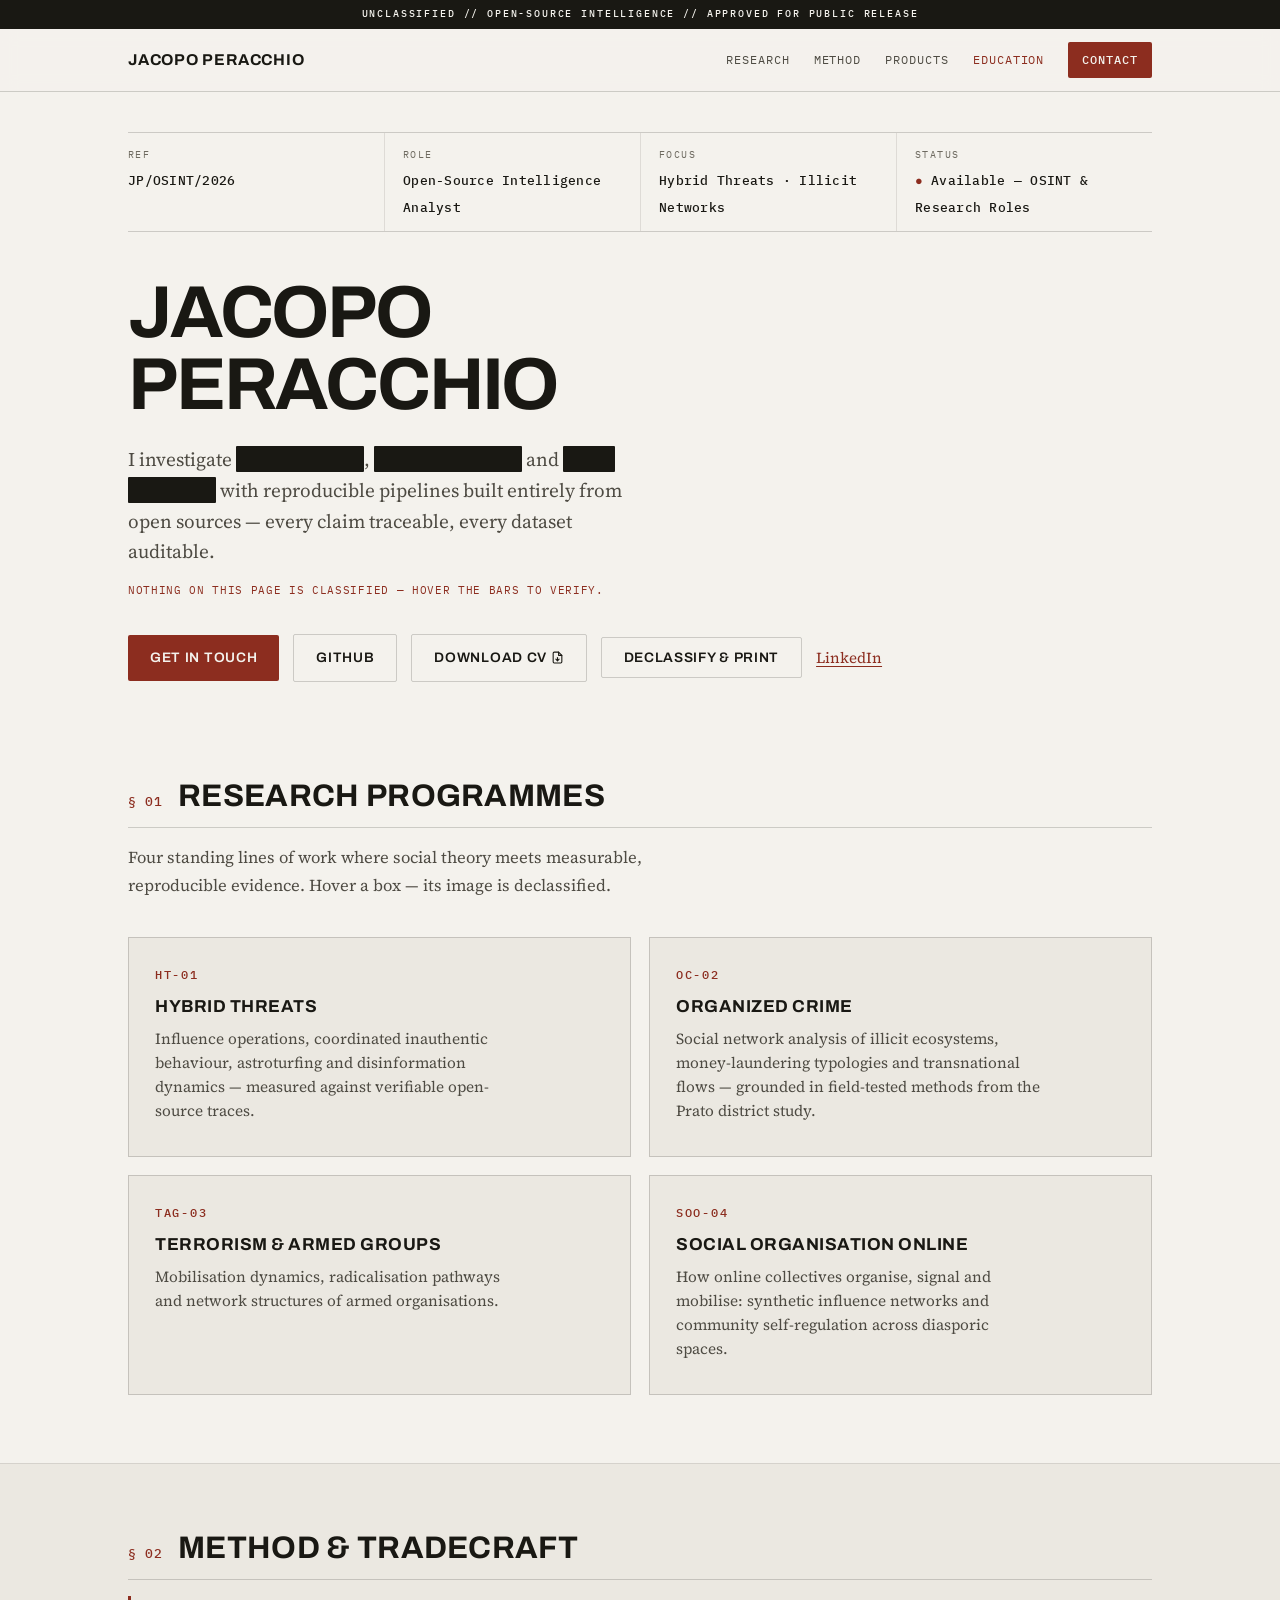
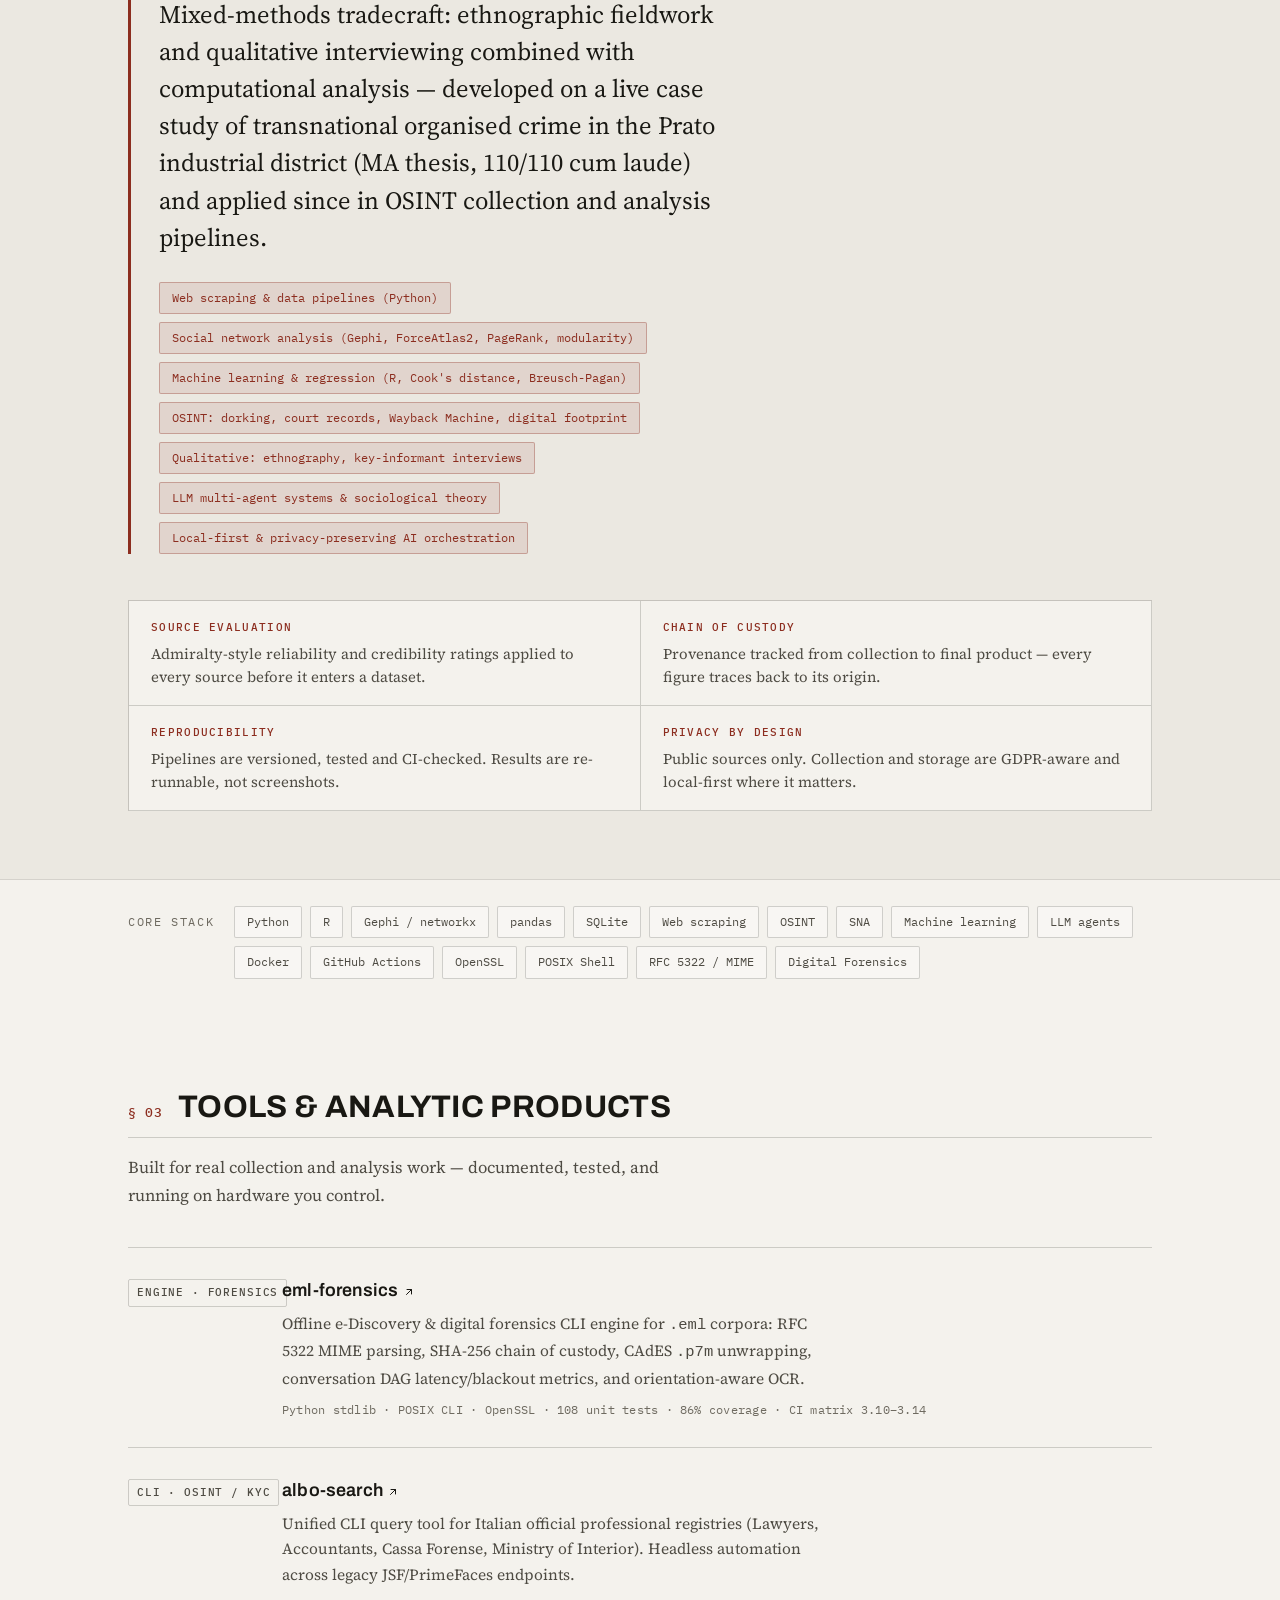
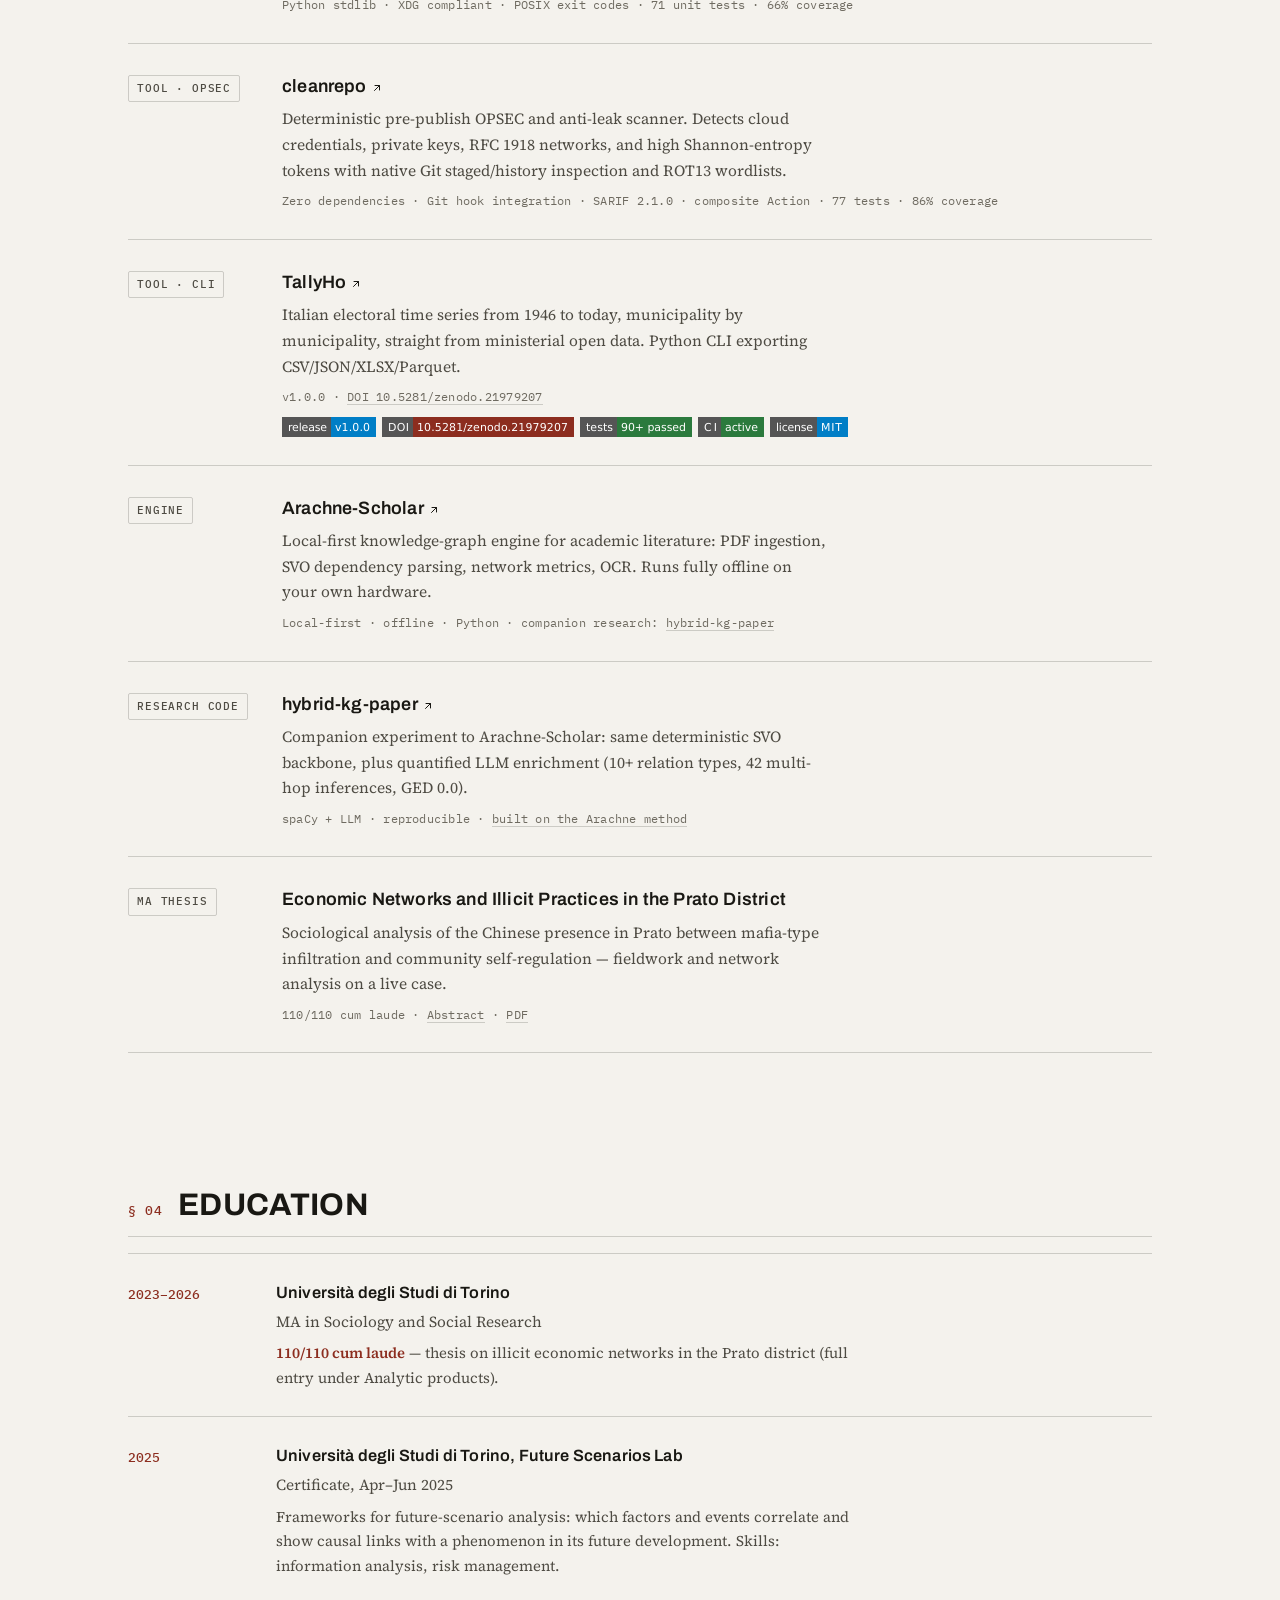
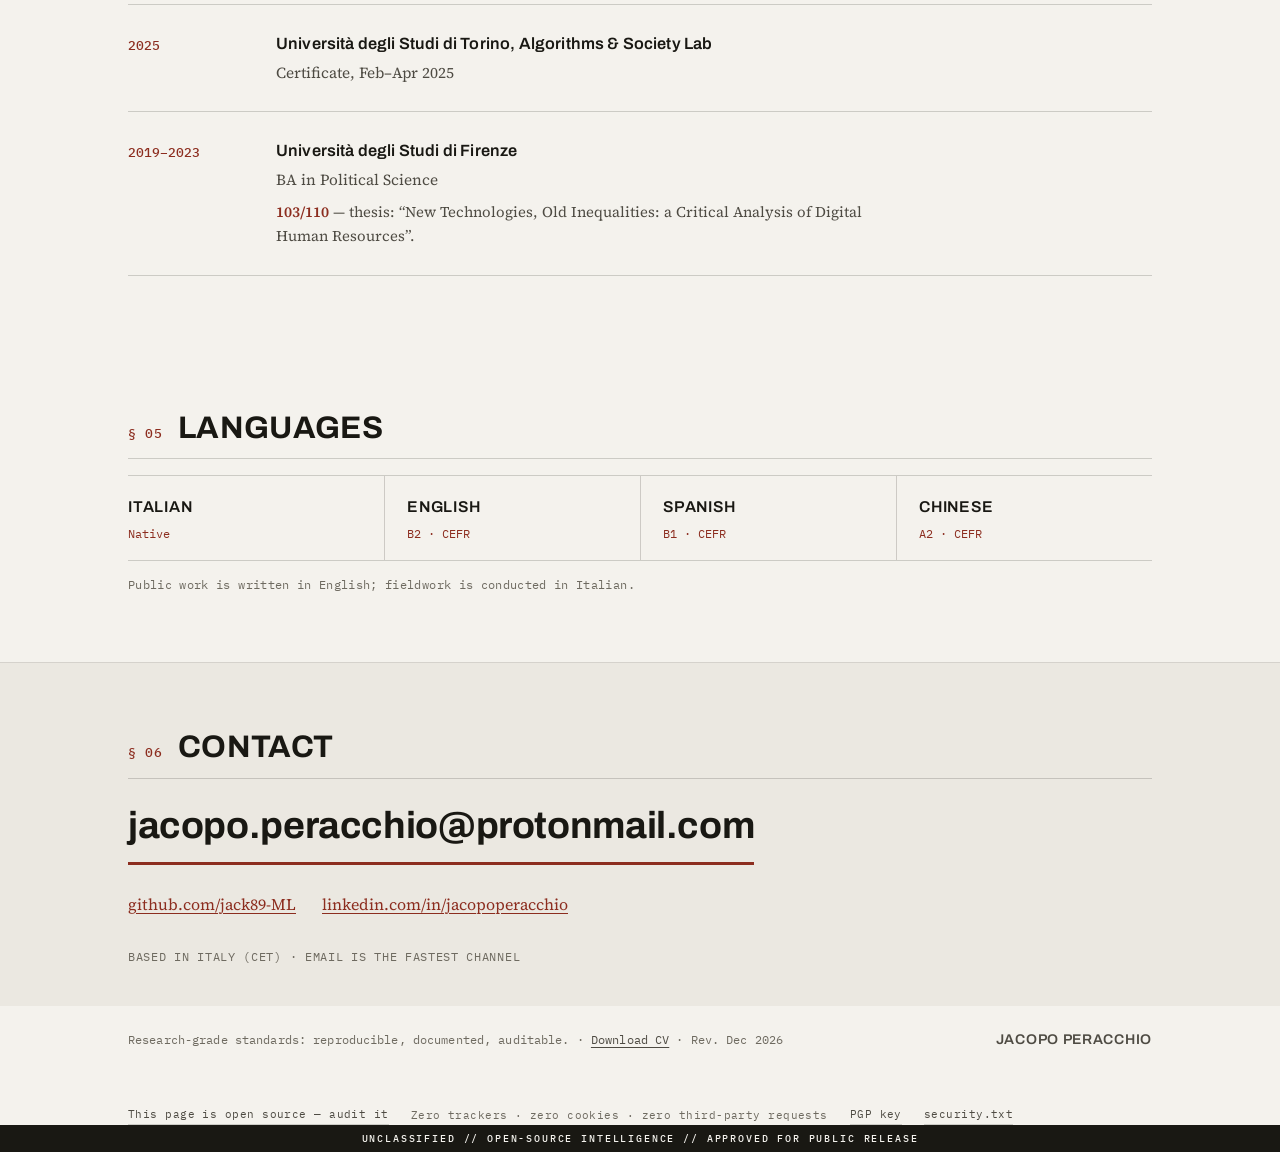
<file: index.html>
<!DOCTYPE html>
<html lang="en">
<head>
<meta charset="UTF-8">
<meta name="viewport" content="width=device-width, initial-scale=1.0">
<title>Jacopo Peracchio — Open-Source Intelligence Analyst &amp; Computational Social Scientist</title>
<meta name="description" content="OSINT analyst and computational social scientist. Collection and analysis pipelines for hybrid threats, organized crime and illicit networks — reproducible, documented, auditable. Open to OSINT & research roles.">
<link rel="canonical" href="https://jack89-ml.github.io/">
<meta property="og:url" content="https://jack89-ml.github.io/">
<meta property="og:title" content="Jacopo Peracchio — Open-Source Intelligence Analyst">
<meta property="og:description" content="Reproducible OSINT and computational social science: pipelines for hybrid threats, organized crime and illicit networks.">
<meta property="og:image" content="https://jack89-ml.github.io/assets/gephi_prato_graph.jpg">
<meta property="og:type" content="website">
<link rel="icon" href="data:image/svg+xml,<svg xmlns='http://www.w3.org/2000/svg' viewBox='0 0 16 16'><rect width='16' height='16' rx='3' fill='%23f4f2ed'/><rect x='3' y='6.5' width='10' height='3' fill='%23191813'/><rect x='5' y='11' width='6' height='1.5' fill='%238c2d1f'/></svg>">
<link rel="stylesheet" href="assets/fonts/fonts-local.css">
<script type="application/ld+json">
{
  "@context": "https://schema.org",
  "@type": "Person",
  "name": "Jacopo Peracchio",
  "email": "mailto:jacopo.peracchio@protonmail.com",
  "url": "https://jack89-ml.github.io/",
  "jobTitle": "Open-Source Intelligence Analyst",
  "description": "OSINT analyst and computational social scientist: collection and analysis pipelines for hybrid threats, organized crime and illicit networks.",
  "knowsLanguage": ["it", "en", "es", "zh"],
  "nationality": {"@type": "Country", "name": "Italy"},
  "alumniOf": [
    {"@type": "CollegeOrUniversity", "name": "Università degli Studi di Torino"},
    {"@type": "CollegeOrUniversity", "name": "Università degli Studi di Firenze"}
  ],
  "sameAs": [
    "https://github.com/jack89-ML",
    "https://www.linkedin.com/in/jacopoperacchio/"
  ]
}
</script>
<script>document.documentElement.classList.add('js');</script>
<style>
  /* ===== Intelligence-assessment document system =====
     The page is typeset like an analytic product approved for public
     release: classification banner, document-control header, mono
     control data, grotesque display, report-serif prose.
     Signature: redaction bars in the hero that unredact on hover. */
  :root {
    --paper: #f4f2ed;
    --panel: #ebe8e1;
    --ink: #191813;
    --ink-2: #4e4b43;
    --ink-3: #6e6a60;
    --ox: #8c2d1f;
    --ox-deep: #6e2318;
    --ox-soft: rgba(140, 45, 31, 0.10);
    --line: rgba(25, 24, 19, 0.18);
    --line-soft: rgba(25, 24, 19, 0.10);
    --disp: 'Archivo', 'Helvetica Neue', Arial, sans-serif;
    --serif: 'Source Serif 4', Georgia, 'Times New Roman', serif;
    --mono: 'IBM Plex Mono', ui-monospace, 'SF Mono', Menlo, monospace;
    --maxw: 1080px;
  }
  * { margin: 0; padding: 0; box-sizing: border-box; }
  html { scroll-behavior: smooth; }
  body {
    background: var(--paper);
    color: var(--ink);
    font-family: var(--serif);
    font-size: 16px;
    line-height: 1.65;
    -webkit-font-smoothing: antialiased;
    text-rendering: optimizeLegibility;
  }
  ::selection { background: var(--ox); color: var(--paper); }
  .container { max-width: var(--maxw); margin: 0 auto; padding: 0 28px; }
  a { color: var(--ox); text-decoration-thickness: 1px; text-underline-offset: 3px; }
  a:hover { color: var(--ox-deep); }
  a:focus-visible, .redact:focus-visible { outline: 2px solid var(--ox); outline-offset: 3px; border-radius: 2px; }
  .ico { vertical-align: -2px; display: inline-block; }

  /* ===== Classification banner ===== */
  .banner {
    background: var(--ink); color: var(--paper);
    font-family: var(--mono); font-size: 0.64rem; font-weight: 500;
    letter-spacing: 0.18em; text-transform: uppercase;
    text-align: center; padding: 6px 12px;
  }

  /* ===== Header ===== */
  .site-header {
    position: sticky; top: 0; z-index: 50;
    background: rgba(244, 242, 237, 0.93);
    backdrop-filter: blur(8px);
    border-bottom: 1px solid var(--line);
  }
  .nav { display: flex; align-items: center; justify-content: space-between; height: 62px; }
  .brand {
    font-family: var(--disp); font-weight: 700; font-size: 0.98rem;
    letter-spacing: 0.05em; text-transform: uppercase;
    color: var(--ink); text-decoration: none;
  }
  .brand:hover { color: var(--ink); }
  .nav-links { display: flex; align-items: center; gap: 24px; }
  .nav-links a {
    font-family: var(--mono); font-size: 0.74rem; letter-spacing: 0.08em;
    text-transform: uppercase; color: var(--ink-2); text-decoration: none;
  }
  .nav-links a:hover { color: var(--ox); }
  .nav-links a.active { color: var(--ox); }
  .nav-links .nav-cta {
    font-family: var(--mono); font-size: 0.74rem; font-weight: 500;
    letter-spacing: 0.08em; text-transform: uppercase;
    color: var(--paper); background: var(--ox); text-decoration: none;
    padding: 8px 14px; border-radius: 2px;
    transition: background 0.15s ease;
  }
  .nav-links .nav-cta:hover { background: var(--ox-deep); color: var(--paper); }

  /* ===== Hero: document-control block ===== */
  .hero { padding: 40px 0 30px; }
  .doc-meta {
    display: grid; grid-template-columns: repeat(4, 1fr);
    border-top: 1px solid var(--line); border-bottom: 1px solid var(--line);
    margin-bottom: 44px;
  }
  .doc-meta .cell { padding: 14px 18px 12px; border-left: 1px solid var(--line-soft); }
  .doc-meta .cell:first-child { border-left: none; padding-left: 0; }
  .doc-meta .k {
    font-family: var(--mono); font-size: 0.62rem; letter-spacing: 0.14em;
    text-transform: uppercase; color: var(--ink-3); display: block; margin-bottom: 3px;
  }
  .doc-meta .v {
    font-family: var(--mono); font-size: 0.8rem; font-weight: 500;
    color: var(--ink); letter-spacing: 0.02em;
  }
  .doc-meta .v .ok { color: var(--ox); }
  .hero-grid { display: grid; grid-template-columns: 1fr; gap: 56px; align-items: start; width: 100%; }
  .hero h1 {
    font-family: var(--disp); font-weight: 700; text-transform: uppercase;
    letter-spacing: -0.03em; line-height: 0.98;
    font-size: clamp(2.5rem, 6.4vw, 4.6rem);
    margin-bottom: 24px; color: var(--ink);
  }
  .hero .lead { font-size: 1.2rem; line-height: 1.6; color: var(--ink-2); max-width: 52ch; margin-bottom: 14px; }
  .redact {
    background: var(--ink); color: transparent;
    padding: 0 0.18em; border-radius: 1px;
    box-decoration-break: clone; -webkit-box-decoration-break: clone;
    transition: background-color 0.18s ease, color 0.18s ease;
  }
  .redact:hover, .redact:focus-visible, .redact.open {
    background: var(--ox-soft); color: var(--ink);
  }
  .declass-note {
    font-family: var(--mono); font-size: 0.7rem; letter-spacing: 0.06em;
    text-transform: uppercase; color: var(--ox); margin-bottom: 34px;
  }
  .hero-cta { display: flex; align-items: center; gap: 14px; flex-wrap: wrap; }
  .btn {
    display: inline-block; font-family: var(--disp); font-weight: 600;
    font-size: 0.86rem; letter-spacing: 0.05em; text-transform: uppercase;
    padding: 12px 22px; border-radius: 2px; text-decoration: none; cursor: pointer;
    transition: background 0.15s ease, border-color 0.15s ease, color 0.15s ease;
  }
  .btn-primary { background: var(--ox); color: var(--paper); }
  .btn-primary:hover { background: var(--ox-deep); color: var(--paper); }
  .btn-ghost { background: transparent; color: var(--ink); border: 1px solid var(--line); }
  .btn-ghost:hover { border-color: var(--ox); color: var(--ox); }
  .link-inline { font-size: 0.95rem; font-weight: 500; }
  /* hero: no figure — the plate now lives in the Research Programmes viewer */

  /* ===== Sections ===== */
  .sec { padding: 68px 0; }
  .sec-head {
    display: flex; align-items: baseline; gap: 16px;
    border-bottom: 1px solid var(--line); padding-bottom: 14px; margin-bottom: 16px;
  }
  .sec-ref { font-family: var(--mono); font-size: 0.82rem; font-weight: 500; color: var(--ox); letter-spacing: 0.04em; }
  .sec-head h2 {
    font-family: var(--disp); font-weight: 700; text-transform: uppercase;
    letter-spacing: 0.01em; line-height: 1.05; color: var(--ink);
    font-size: clamp(1.35rem, 2.6vw, 1.95rem);
  }
  .sec-note { color: var(--ink-2); max-width: 64ch; margin-bottom: 38px; font-size: 1.04rem; }

  /* ===== Research programmes: 2x2 grid, image appears on hover ===== */
  .ri-grid { display: grid; grid-template-columns: 1fr 1fr; gap: 18px; }
  .ri-card {
    position: relative; z-index: 1; overflow: hidden;
    background: var(--panel); border: 1px solid var(--line);
    padding: 26px 26px 24px; min-height: 220px;
    display: flex; flex-direction: column;
    transition: transform 0.25s ease, box-shadow 0.25s ease, border-color 0.25s ease;
  }
  .ri-img {
    position: absolute; inset: 0; z-index: 0; width: 100%; height: 100%;
    object-fit: cover; filter: grayscale(0.3) sepia(0.08) contrast(1.03);
    opacity: 0; transform: scale(1.06);
    transition: opacity 0.35s ease, transform 0.5s ease;
  }
  .ri-tint {
    position: absolute; inset: 0; z-index: 1;
    background: linear-gradient(160deg, rgba(110, 35, 24, 0.86), rgba(25, 24, 19, 0.84));
    opacity: 0; transition: opacity 0.35s ease;
  }
  .ri-card > .ri-code, .ri-card > h3, .ri-card > .ri-desc { position: relative; z-index: 2; }
  .ri-card .ri-code {
    font-family: var(--mono); font-size: 0.78rem; font-weight: 500;
    letter-spacing: 0.14em; color: var(--ox); margin-bottom: 12px;
    transition: color 0.3s ease;
  }
  .ri-card h3 {
    font-family: var(--disp); font-weight: 700; text-transform: uppercase;
    letter-spacing: 0.03em; font-size: 1.08rem; line-height: 1.2;
    color: var(--ink); transition: color 0.3s ease;
  }
  .ri-card .ri-desc {
    color: var(--ink-2); font-size: 0.96rem; line-height: 1.55;
    margin-top: 10px; max-width: 46ch; transition: color 0.3s ease;
  }
  .ri-card:hover, .ri-card:focus-within, .ri-card.open {
    transform: scale(1.04); z-index: 3; border-color: var(--ox-deep);
    box-shadow: 0 16px 40px rgba(25, 24, 19, 0.22);
  }
  .ri-card:hover .ri-img, .ri-card:focus-within .ri-img, .ri-card.open .ri-img { opacity: 1; transform: scale(1); }
  .ri-card:hover .ri-tint, .ri-card:focus-within .ri-tint, .ri-card.open .ri-tint { opacity: 1; }
  .ri-card:hover .ri-code, .ri-card:focus-within .ri-code, .ri-card.open .ri-code { color: rgba(244, 242, 237, 0.72); }
  .ri-card:hover h3, .ri-card:focus-within h3, .ri-card.open h3 { color: var(--paper); }
  .ri-card:hover .ri-desc, .ri-card:focus-within .ri-desc, .ri-card.open .ri-desc { color: rgba(244, 242, 237, 0.9); }

  /* ===== Method & tradecraft ===== */
  .method { background: var(--panel); border-top: 1px solid var(--line-soft); border-bottom: 1px solid var(--line-soft); }
  .method-block { border-left: 3px solid var(--ox); padding-left: 28px; max-width: 76ch; }
  .method-block > p {
    font-family: var(--serif); font-size: clamp(1.25rem, 2.3vw, 1.55rem); line-height: 1.5;
    color: var(--ink);
  }
  .chips { margin-top: 26px; display: flex; flex-wrap: wrap; gap: 8px; }
  .chip-accent {
    font-family: var(--mono); font-size: 0.76rem; color: var(--ox);
    padding: 5px 12px; border-radius: 2px; border: 1px solid rgba(140, 45, 31, 0.32); background: var(--ox-soft);
  }
  .standards {
    margin-top: 46px; display: grid; grid-template-columns: repeat(2, 1fr);
    border-top: 1px solid var(--line); border-left: 1px solid var(--line);
  }
  .standards .cell { border-right: 1px solid var(--line); border-bottom: 1px solid var(--line); padding: 18px 22px 16px; background: var(--paper); }
  .standards .k {
    font-family: var(--mono); font-size: 0.68rem; font-weight: 500; letter-spacing: 0.12em;
    text-transform: uppercase; color: var(--ox); display: block; margin-bottom: 6px;
  }
  .standards p { font-size: 0.93rem; color: var(--ink-2); line-height: 1.55; }

  /* ===== Stack strip ===== */
  .stack { padding: 26px 0 44px; }
  .stack-inner { display: flex; align-items: baseline; gap: 20px; }
  .stack-label {
    font-family: var(--mono); font-size: 0.72rem; text-transform: uppercase;
    letter-spacing: 0.14em; color: var(--ink-3); white-space: nowrap; flex-shrink: 0;
  }
  .stack-list { list-style: none; display: flex; flex-wrap: wrap; gap: 8px; }
  .chip {
    font-family: var(--mono); font-size: 0.76rem; color: var(--ink-2);
    padding: 5px 12px; border-radius: 2px; border: 1px solid var(--line); background: rgba(255, 255, 255, 0.35);
  }

  /* ===== Products register ===== */
  .proj-list { list-style: none; border-top: 1px solid var(--line); }
  .proj { display: grid; grid-template-columns: 128px 1fr; gap: 26px; padding: 28px 0; border-bottom: 1px solid var(--line); }
  .proj-tag {
    font-family: var(--mono); font-size: 0.66rem; font-weight: 500; letter-spacing: 0.08em;
    text-transform: uppercase; color: var(--ink-2);
    border: 1px solid var(--line); border-radius: 2px; padding: 4px 8px;
    justify-self: start; align-self: start; margin-top: 3px; white-space: nowrap;
  }
  .proj h3 { font-family: var(--disp); font-weight: 600; font-size: 1.12rem; letter-spacing: 0.01em; margin-bottom: 5px; }
  .proj h3 a { color: var(--ink); text-decoration: none; }
  .proj h3 a:hover { color: var(--ox); }
  .proj .desc { color: var(--ink-2); font-size: 0.97rem; max-width: 68ch; }
  .proj .meta { font-family: var(--mono); font-size: 0.74rem; color: var(--ink-3); margin-top: 8px; letter-spacing: 0.02em; }
  .proj .meta a { color: var(--ink-3); text-decoration: none; border-bottom: 1px solid var(--line); }
  .proj .meta a:hover { color: var(--ox); border-color: var(--ox); }
  .badges { display: flex; flex-wrap: wrap; gap: 6px; margin-top: 10px; align-items: center; }
  .badges img { display: block; height: 20px; width: auto; }
  .badges .badge-note { font-family: var(--mono); font-size: 0.66rem; color: var(--ink-3); letter-spacing: 0.03em; }

  /* ===== Education ===== */
  .edu-list { border-top: 1px solid var(--line); }
  .edu { display: grid; grid-template-columns: 120px 1fr; gap: 28px; padding: 26px 0; border-bottom: 1px solid var(--line); }
  .edu .years { font-family: var(--mono); font-size: 0.82rem; color: var(--ox); font-weight: 500; padding-top: 4px; }
  .edu h3 { font-family: var(--disp); font-weight: 600; font-size: 1.02rem; letter-spacing: 0.01em; color: var(--ink); }
  .edu .sub { color: var(--ink-2); font-size: 0.96rem; margin-top: 2px; }
  .edu .detail { color: var(--ink-2); font-size: 0.93rem; margin-top: 7px; max-width: 74ch; }
  .edu .grade { color: var(--ox); font-weight: 600; }

  /* ===== Languages ===== */
  .lang { display: grid; grid-template-columns: repeat(4, 1fr); border-top: 1px solid var(--line); border-bottom: 1px solid var(--line); }
  .lang .cell { border-left: 1px solid var(--line); padding: 18px 22px 16px; }
  .lang .cell:first-child { border-left: none; padding-left: 0; }
  .lang h3 { font-family: var(--disp); font-weight: 600; font-size: 0.98rem; text-transform: uppercase; letter-spacing: 0.05em; color: var(--ink); }
  .lang .lvl { font-family: var(--mono); font-size: 0.78rem; color: var(--ox); margin-top: 3px; }
  .lang-note { font-family: var(--mono); font-size: 0.72rem; color: var(--ink-3); letter-spacing: 0.03em; margin-top: 14px; }

  /* ===== Contact ===== */
  .contact { background: var(--panel); border-top: 1px solid var(--line-soft); padding-bottom: 40px; }
  .contact-email {
    font-family: var(--disp); font-weight: 700; letter-spacing: -0.01em;
    font-size: clamp(1.45rem, 3.2vw, 2.35rem);
    color: var(--ink); text-decoration: none; border-bottom: 3px solid var(--ox);
    padding-bottom: 5px; display: inline-block;
  }
  .contact-email:hover { color: var(--ox); }
  .contact-secondary { margin-top: 26px; display: flex; gap: 26px; flex-wrap: wrap; }
  .contact-secondary a { font-size: 1.0rem; font-weight: 500; }
  .contact-note { font-family: var(--mono); font-size: 0.72rem; letter-spacing: 0.06em; text-transform: uppercase; color: var(--ink-3); margin-top: 30px; }

  /* ===== Footer ===== */
  .footer-inner { display: flex; align-items: center; justify-content: space-between; gap: 16px; flex-wrap: wrap; padding: 22px 0 40px; }
  .footer-line { font-family: var(--mono); font-size: 0.76rem; color: var(--ink-3); letter-spacing: 0.01em; }
  .footer-link { color: var(--ink-2); text-decoration: underline; }
  .footer-link:hover { color: var(--ox); }
  .footer-name { font-family: var(--disp); font-weight: 600; font-size: 0.88rem; text-transform: uppercase; letter-spacing: 0.05em; color: var(--ink-2); }
  .footer-meta {
    margin-top: 14px; display: flex; flex-wrap: wrap; gap: 8px 22px; align-items: center;
    font-family: var(--mono); font-size: 0.7rem; letter-spacing: 0.04em; color: var(--ink-3);
  }
  .footer-meta a { color: var(--ink-2); text-decoration: none; border-bottom: 1px solid var(--line); }
  .footer-meta a:hover { color: var(--ox); border-color: var(--ox); }

  /* ===== Reveal (one-time fade-in, progressive enhancement) ===== */
  html.js .reveal { opacity: 0; transform: translateY(14px); transition: opacity 0.55s ease, transform 0.55s ease; }
  html.js .reveal.in { opacity: 1; transform: none; }
  html.js .hero .rise { opacity: 0; transform: translateY(12px); animation: rise 0.6s ease forwards; }
  html.js .hero .rise-1 { animation-delay: 0.05s; }
  html.js .hero .rise-2 { animation-delay: 0.15s; }
  html.js .hero .rise-3 { animation-delay: 0.25s; }
  html.js .hero .rise-4 { animation-delay: 0.35s; }
  @keyframes rise { to { opacity: 1; transform: none; } }

  @media (prefers-reduced-motion: reduce) {
    * { transition: none !important; animation: none !important; scroll-behavior: auto !important; }
    html.js .reveal { opacity: 1 !important; transform: none !important; }
    html.js .hero .rise { opacity: 1 !important; transform: none !important; }
    .redact { transition: none; }
  }

  /* ===== Responsive ===== */
  @media (max-width: 880px) {
    .doc-meta { grid-template-columns: repeat(2, 1fr); }
    .doc-meta .cell { border-top: 1px solid var(--line-soft); }
    .doc-meta .cell:nth-child(-n+2) { border-top: none; }
    .doc-meta .cell:nth-child(odd) { border-left: none; padding-left: 0; }
    .hero-grid { grid-template-columns: 1fr; gap: 36px; }

    .ri-grid { grid-template-columns: 1fr; }
    .proj { grid-template-columns: 1fr; gap: 10px; }
    .edu { grid-template-columns: 1fr; gap: 5px; }
    .lang { grid-template-columns: repeat(2, 1fr); }
    .lang .cell { border-left: 1px solid var(--line); border-top: 1px solid var(--line); padding: 16px; }
    .lang .cell:nth-child(1), .lang .cell:nth-child(2) { border-top: none; }
    .lang .cell:nth-child(odd) { border-left: none; padding-left: 0; }
    .standards { grid-template-columns: 1fr; }
    .stack-inner { flex-direction: column; gap: 10px; }
  }
  @media (max-width: 560px) {
    .nav-links .nav-link:not([href="#products"]) { display: none; }
    .nav { height: 56px; }
    .sec { padding: 46px 0; }
    .doc-meta { grid-template-columns: 1fr; }
    .doc-meta .cell { border-left: none; padding-left: 0; }
    .doc-meta .cell:nth-child(2) { border-top: 1px solid var(--line-soft); }
    .contact-email { font-size: 1.3rem; }
  }

  /* ===== Print: the page declassifies on paper ===== */
  @media print {
    .site-header, .hero-cta, .nav-cta, #print-btn { display: none; }
    body { background: #fff; font-size: 11.5pt; }
    .sec { padding: 24pt 0; }
    .redact { background: transparent !important; color: var(--ink) !important; }
    .ri-img { opacity: 1 !important; transform: none !important; }
    .reveal { opacity: 1 !important; transform: none !important; }
    .contact, .method { background: #fff; }
    a { color: var(--ink); }
  }
</style>
</head>
<body>

<div class="banner" role="presentation">Unclassified&nbsp;//&nbsp;Open-Source Intelligence&nbsp;//&nbsp;Approved for Public Release</div>

<header class="site-header">
  <nav class="container nav" aria-label="Primary">
    <a class="brand" href="#top">Jacopo Peracchio</a>
    <div class="nav-links">
      <a class="nav-link" href="#research">Research</a>
      <a class="nav-link" href="#method">Method</a>
      <a class="nav-link" href="#products">Products</a>
      <a class="nav-link" href="#education">Education</a>
      <a class="nav-cta" href="mailto:jacopo.peracchio@protonmail.com">Contact</a>
    </div>
  </nav>
</header>

<main id="top">

  <section class="hero" aria-label="Introduction">
    <div class="container">
      <div class="doc-meta rise rise-1" aria-label="Document control">
        <div class="cell"><span class="k">Ref</span><span class="v">JP/OSINT/2026</span></div>
        <div class="cell"><span class="k">Role</span><span class="v">Open-Source Intelligence Analyst</span></div>
        <div class="cell"><span class="k">Focus</span><span class="v">Hybrid Threats &middot; Illicit Networks</span></div>
        <div class="cell"><span class="k">Status</span><span class="v"><span class="ok">&#9679;</span> Available &mdash; OSINT &amp; Research Roles</span></div>
      </div>
      <div class="hero-grid">
        <div>
          <h1 class="rise rise-2">Jacopo<br>Peracchio</h1>
          <p class="lead rise rise-3">I investigate <span class="redact" tabindex="0">hybrid threats</span>, <span class="redact" tabindex="0">organized crime</span> and <span class="redact" tabindex="0">illicit networks</span> with reproducible pipelines built entirely from open sources &mdash; every claim traceable, every dataset auditable.</p>
          <p class="declass-note rise rise-3">Nothing on this page is classified &mdash; hover the bars to verify.</p>
          <div class="hero-cta rise rise-4">
            <a class="btn btn-primary" href="mailto:jacopo.peracchio@protonmail.com">Get in touch</a>
            <a class="btn btn-ghost" href="https://github.com/jack89-ML" target="_blank" rel="noopener">GitHub</a>
            <a class="btn btn-ghost" href="assets/cv_jacopo_peracchio.pdf" download>Download CV <svg class="ico" width="13" height="13" viewBox="0 0 24 24" fill="none" stroke="currentColor" stroke-width="2" stroke-linecap="round" stroke-linejoin="round" aria-hidden="true"><path d="M14 2H6a2 2 0 0 0-2 2v16a2 2 0 0 0 2 2h12a2 2 0 0 0 2-2V8z"/><path d="M14 2v6h6"/><path d="M12 18v-6"/><path d="M9 15l3 3 3-3"/></svg></a>
            <button class="btn btn-ghost" type="button" id="print-btn" title="Print this page with the redaction bars lifted">Declassify &amp; print</button>
            <a class="link-inline" href="https://www.linkedin.com/in/jacopoperacchio/" target="_blank" rel="noopener">LinkedIn</a>
          </div>
        </div>
      </div>
    </div>
  </section>

  <section class="sec" id="research" aria-labelledby="research-title">
    <div class="container reveal">
      <div class="sec-head">
        <span class="sec-ref">&sect; 01</span>
        <h2 id="research-title">Research Programmes</h2>
      </div>
      <p class="sec-note">Four standing lines of work where social theory meets measurable, reproducible evidence. Hover a box &mdash; its image is declassified.</p>
      <div class="ri-grid">
        <div class="ri-card" tabindex="0">
          <img class="ri-img" src="assets/rp_hybrid-threats.jpg" alt="" loading="lazy">
          <div class="ri-tint"></div>
          <span class="ri-code">HT-01</span>
          <h3>Hybrid Threats</h3>
          <p class="ri-desc">Influence operations, coordinated inauthentic behaviour, astroturfing and disinformation dynamics &mdash; measured against verifiable open-source traces.</p>
        </div>
        <div class="ri-card" tabindex="0">
          <img class="ri-img" src="assets/rp_organized-crime.jpg" alt="" loading="lazy">
          <div class="ri-tint"></div>
          <span class="ri-code">OC-02</span>
          <h3>Organized Crime</h3>
          <p class="ri-desc">Social network analysis of illicit ecosystems, money-laundering typologies and transnational flows &mdash; grounded in field-tested methods from the Prato district study.</p>
        </div>
        <div class="ri-card" tabindex="0">
          <img class="ri-img" src="assets/rp_terrorism.jpg" alt="" loading="lazy">
          <div class="ri-tint"></div>
          <span class="ri-code">TAG-03</span>
          <h3>Terrorism &amp; Armed Groups</h3>
          <p class="ri-desc">Mobilisation dynamics, radicalisation pathways and network structures of armed organisations.</p>
        </div>
        <div class="ri-card" tabindex="0">
          <img class="ri-img" src="assets/rp_social-online.jpg" alt="" loading="lazy">
          <div class="ri-tint"></div>
          <span class="ri-code">SOO-04</span>
          <h3>Social Organisation Online</h3>
          <p class="ri-desc">How online collectives organise, signal and mobilise: synthetic influence networks and community self-regulation across diasporic spaces.</p>
        </div>
      </div>
    </div>
  </section>

  <section class="method sec" id="method" aria-labelledby="method-title">
    <div class="container reveal">
      <div class="sec-head">
        <span class="sec-ref">&sect; 02</span>
        <h2 id="method-title">Method &amp; Tradecraft</h2>
      </div>
      <div class="method-block">
        <p>Mixed-methods tradecraft: ethnographic fieldwork and qualitative interviewing combined with computational analysis &mdash; developed on a live case study of transnational organised crime in the Prato industrial district (MA thesis, 110/110 cum laude) and applied since in OSINT collection and analysis pipelines.</p>
        <div class="chips">
          <span class="chip-accent">Web scraping &amp; data pipelines (Python)</span>
          <span class="chip-accent">Social network analysis (Gephi, ForceAtlas2, PageRank, modularity)</span>
          <span class="chip-accent">Machine learning &amp; regression (R, Cook's distance, Breusch-Pagan)</span>
          <span class="chip-accent">OSINT: dorking, court records, Wayback Machine, digital footprint</span>
          <span class="chip-accent">Qualitative: ethnography, key-informant interviews</span>
          <span class="chip-accent">LLM multi-agent systems &amp; sociological theory</span>
          <span class="chip-accent">Local-first &amp; privacy-preserving AI orchestration</span>
        </div>
      </div>
      <div class="standards">
        <div class="cell">
          <span class="k">Source evaluation</span>
          <p>Admiralty-style reliability and credibility ratings applied to every source before it enters a dataset.</p>
        </div>
        <div class="cell">
          <span class="k">Chain of custody</span>
          <p>Provenance tracked from collection to final product &mdash; every figure traces back to its origin.</p>
        </div>
        <div class="cell">
          <span class="k">Reproducibility</span>
          <p>Pipelines are versioned, tested and CI-checked. Results are re-runnable, not screenshots.</p>
        </div>
        <div class="cell">
          <span class="k">Privacy by design</span>
          <p>Public sources only. Collection and storage are GDPR-aware and local-first where it matters.</p>
        </div>
      </div>
    </div>
  </section>

  <div class="stack">
    <div class="container stack-inner">
      <span class="stack-label">Core stack</span>
      <ul class="stack-list">
        <li class="chip">Python</li>
        <li class="chip">R</li>
        <li class="chip">Gephi / networkx</li>
        <li class="chip">pandas</li>
        <li class="chip">SQLite</li>
        <li class="chip">Web scraping</li>
        <li class="chip">OSINT</li>
        <li class="chip">SNA</li>
        <li class="chip">Machine learning</li>
        <li class="chip">LLM agents</li>
        <li class="chip">Docker</li>
        <li class="chip">GitHub Actions</li>
        <li class="chip">OpenSSL</li>
        <li class="chip">POSIX Shell</li>
        <li class="chip">RFC 5322 / MIME</li>
        <li class="chip">Digital Forensics</li>
      </ul>
    </div>
  </div>

  <section class="sec" id="products" aria-labelledby="products-title">
    <div class="container reveal">
      <div class="sec-head">
        <span class="sec-ref">&sect; 03</span>
        <h2 id="products-title">Tools &amp; Analytic Products</h2>
      </div>
      <p class="sec-note">Built for real collection and analysis work &mdash; documented, tested, and running on hardware you control.</p>
      <ul class="proj-list">
        <li class="proj">
          <span class="proj-tag">Engine &middot; Forensics</span>
          <div>
            <h3><a href="https://github.com/jack89-ML/eml-forensics" target="_blank" rel="noopener">eml-forensics <svg class="ico" width="12" height="12" viewBox="0 0 24 24" fill="none" stroke="currentColor" stroke-width="2" stroke-linecap="round" stroke-linejoin="round" aria-hidden="true"><path d="M7 17L17 7"/><path d="M8 7h9v9"/></svg></a></h3>
            <p class="desc">Offline e-Discovery &amp; digital forensics CLI engine for <code>.eml</code> corpora: RFC 5322 MIME parsing, SHA-256 chain of custody, CAdES <code>.p7m</code> unwrapping, conversation DAG latency/blackout metrics, and orientation-aware OCR.</p>
            <p class="meta">Python stdlib &middot; POSIX CLI &middot; OpenSSL &middot; 108 unit tests &middot; 86% coverage &middot; CI matrix 3.10&ndash;3.14</p>
          </div>
        </li>
        <li class="proj">
          <span class="proj-tag">CLI &middot; OSINT / KYC</span>
          <div>
            <h3><a href="https://github.com/jack89-ML/albo-search" target="_blank" rel="noopener">albo-search <svg class="ico" width="12" height="12" viewBox="0 0 24 24" fill="none" stroke="currentColor" stroke-width="2" stroke-linecap="round" stroke-linejoin="round" aria-hidden="true"><path d="M7 17L17 7"/><path d="M8 7h9v9"/></svg></a></h3>
            <p class="desc">Unified CLI query tool for Italian official professional registries (Lawyers, Accountants, Cassa Forense, Ministry of Interior). Headless automation across legacy JSF/PrimeFaces endpoints.</p>
            <p class="meta">Python stdlib &middot; XDG compliant &middot; POSIX exit codes &middot; 71 unit tests &middot; 66% coverage</p>
          </div>
        </li>
        <li class="proj">
          <span class="proj-tag">Tool &middot; OPSEC</span>
          <div>
            <h3><a href="https://github.com/jack89-ML/cleanrepo" target="_blank" rel="noopener">cleanrepo <svg class="ico" width="12" height="12" viewBox="0 0 24 24" fill="none" stroke="currentColor" stroke-width="2" stroke-linecap="round" stroke-linejoin="round" aria-hidden="true"><path d="M7 17L17 7"/><path d="M8 7h9v9"/></svg></a></h3>
            <p class="desc">Deterministic pre-publish OPSEC and anti-leak scanner. Detects cloud credentials, private keys, RFC 1918 networks, and high Shannon-entropy tokens with native Git staged/history inspection and ROT13 wordlists.</p>
            <p class="meta">Zero dependencies &middot; Git hook integration &middot; SARIF 2.1.0 &middot; composite Action &middot; 77 tests &middot; 86% coverage</p>
          </div>
        </li>
        <li class="proj">
          <span class="proj-tag">Tool &middot; CLI</span>
          <div>
            <h3><a href="https://github.com/jack89-ML/tallyho" target="_blank" rel="noopener">TallyHo <svg class="ico" width="12" height="12" viewBox="0 0 24 24" fill="none" stroke="currentColor" stroke-width="2" stroke-linecap="round" stroke-linejoin="round" aria-hidden="true"><path d="M7 17L17 7"/><path d="M8 7h9v9"/></svg></a></h3>
            <p class="desc">Italian electoral time series from 1946 to today, municipality by municipality, straight from ministerial open data. Python CLI exporting CSV/JSON/XLSX/Parquet.</p>
            <p class="meta">v1.0.0 &middot; <a href="https://doi.org/10.5281/zenodo.21979207" target="_blank" rel="noopener">DOI 10.5281/zenodo.21979207</a></p>
            <div class="badges">
              <img src="assets/badge-tallyho-release.svg" alt="Latest release: v1.0.0" loading="lazy" width="94" height="20">
              <img src="assets/badge-doi.svg" alt="DOI: 10.5281/zenodo.21979207" loading="lazy" width="192" height="20">
              <img src="assets/badge-tests.svg" alt="Tests: 90+ passed" loading="lazy" width="112" height="20">
              <img src="assets/badge-ci.svg" alt="CI: active" loading="lazy" width="56" height="20">
              <img src="assets/badge-license.svg" alt="License: MIT" loading="lazy" width="80" height="20">
            </div>
          </div>
        </li>
        <li class="proj">
          <span class="proj-tag">Engine</span>
          <div>
            <h3><a href="https://github.com/jack89-ML/Arachne-Scholar" target="_blank" rel="noopener">Arachne-Scholar <svg class="ico" width="12" height="12" viewBox="0 0 24 24" fill="none" stroke="currentColor" stroke-width="2" stroke-linecap="round" stroke-linejoin="round" aria-hidden="true"><path d="M7 17L17 7"/><path d="M8 7h9v9"/></svg></a></h3>
            <p class="desc">Local-first knowledge-graph engine for academic literature: PDF ingestion, SVO dependency parsing, network metrics, OCR. Runs fully offline on your own hardware.</p>
            <p class="meta">Local-first &middot; offline &middot; Python &middot; companion research: <a href="https://github.com/jack89-ML/hybrid-kg-paper" target="_blank" rel="noopener">hybrid-kg-paper</a></p>
          </div>
        </li>
        <li class="proj">
          <span class="proj-tag">Research code</span>
          <div>
            <h3><a href="https://github.com/jack89-ML/hybrid-kg-paper" target="_blank" rel="noopener">hybrid-kg-paper <svg class="ico" width="12" height="12" viewBox="0 0 24 24" fill="none" stroke="currentColor" stroke-width="2" stroke-linecap="round" stroke-linejoin="round" aria-hidden="true"><path d="M7 17L17 7"/><path d="M8 7h9v9"/></svg></a></h3>
            <p class="desc">Companion experiment to Arachne-Scholar: same deterministic SVO backbone, plus quantified LLM enrichment (10+ relation types, 42 multi-hop inferences, GED 0.0).</p>
            <p class="meta">spaCy + LLM &middot; reproducible &middot; <a href="https://github.com/jack89-ML/Arachne-Scholar" target="_blank" rel="noopener">built on the Arachne method</a></p>
          </div>
        </li>
        <li class="proj">
          <span class="proj-tag">MA thesis</span>
          <div>
            <h3>Economic Networks and Illicit Practices in the Prato District</h3>
            <p class="desc">Sociological analysis of the Chinese presence in Prato between mafia-type infiltration and community self-regulation &mdash; fieldwork and network analysis on a live case.</p>
            <p class="meta">110/110 cum laude &middot; <a href="assets/abstract_tesi.pdf" download>Abstract</a> &middot; <a href="assets/tesi_magistrale.pdf" download>PDF</a></p>
          </div>
        </li>
      </ul>
    </div>
  </section>

  <section class="sec" id="education" aria-labelledby="education-title">
    <div class="container reveal">
      <div class="sec-head">
        <span class="sec-ref">&sect; 04</span>
        <h2 id="education-title">Education</h2>
      </div>
      <div class="edu-list">
        <div class="edu">
          <div class="years">2023&ndash;2026</div>
          <div>
            <h3>Universit&agrave; degli Studi di Torino</h3>
            <div class="sub">MA in Sociology and Social Research</div>
            <div class="detail"><span class="grade">110/110 cum laude</span> &mdash; thesis on illicit economic networks in the Prato district (full entry under Analytic products).</div>
          </div>
        </div>
        <div class="edu">
          <div class="years">2025</div>
          <div>
            <h3>Universit&agrave; degli Studi di Torino, Future Scenarios Lab</h3>
            <div class="sub">Certificate, Apr&ndash;Jun 2025</div>
            <div class="detail">Frameworks for future-scenario analysis: which factors and events correlate and show causal links with a phenomenon in its future development. Skills: information analysis, risk management.</div>
          </div>
        </div>
        <div class="edu">
          <div class="years">2025</div>
          <div>
            <h3>Universit&agrave; degli Studi di Torino, Algorithms &amp; Society Lab</h3>
            <div class="sub">Certificate, Feb&ndash;Apr 2025</div>
          </div>
        </div>
        <div class="edu">
          <div class="years">2019&ndash;2023</div>
          <div>
            <h3>Universit&agrave; degli Studi di Firenze</h3>
            <div class="sub">BA in Political Science</div>
            <div class="detail"><span class="grade">103/110</span> &mdash; thesis: &ldquo;New Technologies, Old Inequalities: a Critical Analysis of Digital Human Resources&rdquo;.</div>
          </div>
        </div>
      </div>
    </div>
  </section>

  <section class="sec" id="languages" aria-labelledby="languages-title">
    <div class="container reveal">
      <div class="sec-head">
        <span class="sec-ref">&sect; 05</span>
        <h2 id="languages-title">Languages</h2>
      </div>
      <div class="lang">
        <div class="cell"><h3>Italian</h3><div class="lvl">Native</div></div>
        <div class="cell"><h3>English</h3><div class="lvl">B2 &middot; CEFR</div></div>
        <div class="cell"><h3>Spanish</h3><div class="lvl">B1 &middot; CEFR</div></div>
        <div class="cell"><h3>Chinese</h3><div class="lvl">A2 &middot; CEFR</div></div>
      </div>
      <p class="lang-note">Public work is written in English; fieldwork is conducted in Italian.</p>
    </div>
  </section>

  <section class="contact sec" id="contact" aria-labelledby="contact-title">
    <div class="container reveal">
      <div class="sec-head">
        <span class="sec-ref">&sect; 06</span>
        <h2 id="contact-title">Contact</h2>
      </div>
      <a class="contact-email" href="mailto:jacopo.peracchio@protonmail.com">jacopo.peracchio@protonmail.com</a>
      <div class="contact-secondary">
        <a href="https://github.com/jack89-ML" target="_blank" rel="noopener">github.com/jack89-ML</a>
        <a href="https://www.linkedin.com/in/jacopoperacchio/" target="_blank" rel="noopener">linkedin.com/in/jacopoperacchio</a>
      </div>
      <p class="contact-note">Based in Italy (CET) &middot; email is the fastest channel</p>
    </div>
  </section>

</main>

<footer>
  <div class="container">
    <div class="footer-inner">
      <span class="footer-line">Research-grade standards: reproducible, documented, auditable. &middot; <a class="footer-link" href="assets/cv_jacopo_peracchio.pdf" download>Download CV</a> &middot; <span id="rev">Rev. 2026-08</span></span>
      <span class="footer-name">Jacopo Peracchio</span>
    </div>
    <div class="footer-meta">
      <a href="https://github.com/jack89-ML/jack89-ML.github.io" target="_blank" rel="noopener">This page is open source &mdash; audit it</a>
      <span>Zero trackers &middot; zero cookies &middot; zero third-party requests</span>
      <a href="assets/jacopo_peracchio.pub.asc" download>PGP key</a>
      <a href=".well-known/security.txt">security.txt</a>
    </div>
  </div>
</footer>

<div class="banner" role="presentation">Unclassified&nbsp;//&nbsp;Open-Source Intelligence&nbsp;//&nbsp;Approved for Public Release</div>

<script>
  // One-time, subtle reveal on section content. IntersectionObserver only.
  (function () {
    var els = document.querySelectorAll('.reveal');
    var reduced = window.matchMedia && window.matchMedia('(prefers-reduced-motion: reduce)').matches;
    if (reduced || !('IntersectionObserver' in window)) {
      els.forEach(function (el) { el.classList.add('in'); });
      return;
    }
    var io = new IntersectionObserver(function (entries) {
      entries.forEach(function (entry) {
        if (entry.isIntersecting) {
          entry.target.classList.add('in');
          io.unobserve(entry.target);
        }
      });
    }, { threshold: 0.1, rootMargin: '0px 0px -8% 0px' });
    els.forEach(function (el) { io.observe(el); });
  })();

  // Scroll spy: highlight the nav link of the section currently in view.
  (function () {
    var links = document.querySelectorAll('.site-header .nav-links a[href^="#"]');
    if (!links.length || !('IntersectionObserver' in window)) return;
    var map = {};
    links.forEach(function (a) {
      var id = a.getAttribute('href').slice(1);
      var sec = document.getElementById(id);
      if (sec) map[id] = a;
    });
    var ids = Object.keys(map);
    if (!ids.length) return;
    var spy = new IntersectionObserver(function (entries) {
      entries.forEach(function (entry) {
        if (!entry.isIntersecting) return;
        links.forEach(function (a) { a.classList.remove('active'); });
        var a = map[entry.target.id];
        if (a) a.classList.add('active');
      });
    }, { rootMargin: '-30% 0px -60% 0px', threshold: 0 });
    ids.forEach(function (id) { spy.observe(document.getElementById(id)); });
  })();

  // Declassify & print: lift the redaction bars, then open the print dialog.
  (function () {
    var btn = document.getElementById('print-btn');
    if (!btn) return;
    btn.addEventListener('click', function () {
      document.querySelectorAll('.redact').forEach(function (r) { r.classList.add('open'); });
      setTimeout(function () { window.print(); }, 60);
    });
  })();

  // Touch devices have no hover: unredact the bars after a beat.
  (function () {
    if (!window.matchMedia) return;
    if (matchMedia('(hover: none)').matches) {
      setTimeout(function () {
        document.querySelectorAll('.redact').forEach(function (r) { r.classList.add('open'); });
      }, 1100);
      // Research cards open on tap when there is no hover.
      document.querySelectorAll('.ri-card').forEach(function (c) {
        c.addEventListener('click', function () { c.classList.toggle('open'); });
      });

    }
  })();

  // Revision date: reflect the deployed build, not a hardcoded string.
  (function () {
    var el = document.getElementById('rev');
    if (!el) return;
    var d = new Date(document.lastModified);
    if (!isNaN(d) && d.getFullYear() > 2020) {
      var m = ['Jan','Feb','Mar','Apr','May','Jun','Jul','Aug','Sep','Oct','Nov','Dec'];
      el.textContent = 'Rev. ' + m[d.getMonth()] + ' ' + d.getFullYear();
    }
  })();
</script>

</body>
</html>
</file>
<file: assets/fonts/fonts-local.css>
@font-face { font-family: 'Archivo'; font-style: normal; font-weight: 500; font-display: swap; src: url('archivo-k3kPo8UDI-1M0wlSV9XAw6lQkqWY8Q82sLySOxK-vA.woff2') format('woff2'); unicode-range: U+0102-0103, U+0110-0111, U+0128-0129, U+0168-0169, U+01A0-01A1, U+01AF-01B0, U+0300-0301, U+0303-0304, U+0308-0309, U+0323, U+0329, U+1EA0-1EF9, U+20AB; }
@font-face { font-family: 'Archivo'; font-style: normal; font-weight: 500; font-display: swap; src: url('archivo-k3kPo8UDI-1M0wlSV9XAw6lQkqWY8Q82sLyTOxK-vA.woff2') format('woff2'); unicode-range: U+0100-02BA, U+02BD-02C5, U+02C7-02CC, U+02CE-02D7, U+02DD-02FF, U+0304, U+0308, U+0329, U+1D00-1DBF, U+1E00-1E9F, U+1EF2-1EFF, U+2020, U+20A0-20AB, U+20AD-20C0, U+2113, U+2C60-2C7F, U+A720-A7FF; }
@font-face { font-family: 'Archivo'; font-style: normal; font-weight: 500; font-display: swap; src: url('archivo-k3kPo8UDI-1M0wlSV9XAw6lQkqWY8Q82sLydOxI.woff2') format('woff2'); unicode-range: U+0000-00FF, U+0131, U+0152-0153, U+02BB-02BC, U+02C6, U+02DA, U+02DC, U+0304, U+0308, U+0329, U+2000-206F, U+20AC, U+2122, U+2191, U+2193, U+2212, U+2215, U+FEFF, U+FFFD; }
@font-face { font-family: 'Archivo'; font-style: normal; font-weight: 600; font-display: swap; src: url('archivo-k3kPo8UDI-1M0wlSV9XAw6lQkqWY8Q82sLySOxK-vA.woff2') format('woff2'); unicode-range: U+0102-0103, U+0110-0111, U+0128-0129, U+0168-0169, U+01A0-01A1, U+01AF-01B0, U+0300-0301, U+0303-0304, U+0308-0309, U+0323, U+0329, U+1EA0-1EF9, U+20AB; }
@font-face { font-family: 'Archivo'; font-style: normal; font-weight: 600; font-display: swap; src: url('archivo-k3kPo8UDI-1M0wlSV9XAw6lQkqWY8Q82sLyTOxK-vA.woff2') format('woff2'); unicode-range: U+0100-02BA, U+02BD-02C5, U+02C7-02CC, U+02CE-02D7, U+02DD-02FF, U+0304, U+0308, U+0329, U+1D00-1DBF, U+1E00-1E9F, U+1EF2-1EFF, U+2020, U+20A0-20AB, U+20AD-20C0, U+2113, U+2C60-2C7F, U+A720-A7FF; }
@font-face { font-family: 'Archivo'; font-style: normal; font-weight: 600; font-display: swap; src: url('archivo-k3kPo8UDI-1M0wlSV9XAw6lQkqWY8Q82sLydOxI.woff2') format('woff2'); unicode-range: U+0000-00FF, U+0131, U+0152-0153, U+02BB-02BC, U+02C6, U+02DA, U+02DC, U+0304, U+0308, U+0329, U+2000-206F, U+20AC, U+2122, U+2191, U+2193, U+2212, U+2215, U+FEFF, U+FFFD; }
@font-face { font-family: 'Archivo'; font-style: normal; font-weight: 700; font-display: swap; src: url('archivo-k3kPo8UDI-1M0wlSV9XAw6lQkqWY8Q82sLySOxK-vA.woff2') format('woff2'); unicode-range: U+0102-0103, U+0110-0111, U+0128-0129, U+0168-0169, U+01A0-01A1, U+01AF-01B0, U+0300-0301, U+0303-0304, U+0308-0309, U+0323, U+0329, U+1EA0-1EF9, U+20AB; }
@font-face { font-family: 'Archivo'; font-style: normal; font-weight: 700; font-display: swap; src: url('archivo-k3kPo8UDI-1M0wlSV9XAw6lQkqWY8Q82sLyTOxK-vA.woff2') format('woff2'); unicode-range: U+0100-02BA, U+02BD-02C5, U+02C7-02CC, U+02CE-02D7, U+02DD-02FF, U+0304, U+0308, U+0329, U+1D00-1DBF, U+1E00-1E9F, U+1EF2-1EFF, U+2020, U+20A0-20AB, U+20AD-20C0, U+2113, U+2C60-2C7F, U+A720-A7FF; }
@font-face { font-family: 'Archivo'; font-style: normal; font-weight: 700; font-display: swap; src: url('archivo-k3kPo8UDI-1M0wlSV9XAw6lQkqWY8Q82sLydOxI.woff2') format('woff2'); unicode-range: U+0000-00FF, U+0131, U+0152-0153, U+02BB-02BC, U+02C6, U+02DA, U+02DC, U+0304, U+0308, U+0329, U+2000-206F, U+20AC, U+2122, U+2191, U+2193, U+2212, U+2215, U+FEFF, U+FFFD; }
@font-face { font-family: 'IBM Plex Mono'; font-style: normal; font-weight: 400; font-display: swap; src: url('ibmplexmono--F63fjptAgt5VM-kVkqdyU8n1iIq129k.woff2') format('woff2'); unicode-range: U+0460-052F, U+1C80-1C8A, U+20B4, U+2DE0-2DFF, U+A640-A69F, U+FE2E-FE2F; }
@font-face { font-family: 'IBM Plex Mono'; font-style: normal; font-weight: 400; font-display: swap; src: url('ibmplexmono--F63fjptAgt5VM-kVkqdyU8n1isq129k.woff2') format('woff2'); unicode-range: U+0301, U+0400-045F, U+0490-0491, U+04B0-04B1, U+2116; }
@font-face { font-family: 'IBM Plex Mono'; font-style: normal; font-weight: 400; font-display: swap; src: url('ibmplexmono--F63fjptAgt5VM-kVkqdyU8n1iAq129k.woff2') format('woff2'); unicode-range: U+0102-0103, U+0110-0111, U+0128-0129, U+0168-0169, U+01A0-01A1, U+01AF-01B0, U+0300-0301, U+0303-0304, U+0308-0309, U+0323, U+0329, U+1EA0-1EF9, U+20AB; }
@font-face { font-family: 'IBM Plex Mono'; font-style: normal; font-weight: 400; font-display: swap; src: url('ibmplexmono--F63fjptAgt5VM-kVkqdyU8n1iEq129k.woff2') format('woff2'); unicode-range: U+0100-02BA, U+02BD-02C5, U+02C7-02CC, U+02CE-02D7, U+02DD-02FF, U+0304, U+0308, U+0329, U+1D00-1DBF, U+1E00-1E9F, U+1EF2-1EFF, U+2020, U+20A0-20AB, U+20AD-20C0, U+2113, U+2C60-2C7F, U+A720-A7FF; }
@font-face { font-family: 'IBM Plex Mono'; font-style: normal; font-weight: 400; font-display: swap; src: url('ibmplexmono--F63fjptAgt5VM-kVkqdyU8n1i8q1w.woff2') format('woff2'); unicode-range: U+0000-00FF, U+0131, U+0152-0153, U+02BB-02BC, U+02C6, U+02DA, U+02DC, U+0304, U+0308, U+0329, U+2000-206F, U+20AC, U+2122, U+2191, U+2193, U+2212, U+2215, U+FEFF, U+FFFD; }
@font-face { font-family: 'IBM Plex Mono'; font-style: normal; font-weight: 500; font-display: swap; src: url('ibmplexmono--F6qfjptAgt5VM-kVkqdyU8n3twJwl1FgtIU.woff2') format('woff2'); unicode-range: U+0460-052F, U+1C80-1C8A, U+20B4, U+2DE0-2DFF, U+A640-A69F, U+FE2E-FE2F; }
@font-face { font-family: 'IBM Plex Mono'; font-style: normal; font-weight: 500; font-display: swap; src: url('ibmplexmono--F6qfjptAgt5VM-kVkqdyU8n3twJwlRFgtIU.woff2') format('woff2'); unicode-range: U+0301, U+0400-045F, U+0490-0491, U+04B0-04B1, U+2116; }
@font-face { font-family: 'IBM Plex Mono'; font-style: normal; font-weight: 500; font-display: swap; src: url('ibmplexmono--F6qfjptAgt5VM-kVkqdyU8n3twJwl9FgtIU.woff2') format('woff2'); unicode-range: U+0102-0103, U+0110-0111, U+0128-0129, U+0168-0169, U+01A0-01A1, U+01AF-01B0, U+0300-0301, U+0303-0304, U+0308-0309, U+0323, U+0329, U+1EA0-1EF9, U+20AB; }
@font-face { font-family: 'IBM Plex Mono'; font-style: normal; font-weight: 500; font-display: swap; src: url('ibmplexmono--F6qfjptAgt5VM-kVkqdyU8n3twJwl5FgtIU.woff2') format('woff2'); unicode-range: U+0100-02BA, U+02BD-02C5, U+02C7-02CC, U+02CE-02D7, U+02DD-02FF, U+0304, U+0308, U+0329, U+1D00-1DBF, U+1E00-1E9F, U+1EF2-1EFF, U+2020, U+20A0-20AB, U+20AD-20C0, U+2113, U+2C60-2C7F, U+A720-A7FF; }
@font-face { font-family: 'IBM Plex Mono'; font-style: normal; font-weight: 500; font-display: swap; src: url('ibmplexmono--F6qfjptAgt5VM-kVkqdyU8n3twJwlBFgg.woff2') format('woff2'); unicode-range: U+0000-00FF, U+0131, U+0152-0153, U+02BB-02BC, U+02C6, U+02DA, U+02DC, U+0304, U+0308, U+0329, U+2000-206F, U+20AC, U+2122, U+2191, U+2193, U+2212, U+2215, U+FEFF, U+FFFD; }
@font-face { font-family: 'Source Serif 4'; font-style: italic; font-weight: 400; font-display: swap; src: url('sourceserif4-vEFH2_tTDB4M7-auWDN0ahZJW1ge6NmXq2ZbF8zBfb98SUr3aX2AzA.woff2') format('woff2'); unicode-range: U+0460-052F, U+1C80-1C8A, U+20B4, U+2DE0-2DFF, U+A640-A69F, U+FE2E-FE2F; }
@font-face { font-family: 'Source Serif 4'; font-style: italic; font-weight: 400; font-display: swap; src: url('sourceserif4-vEFH2_tTDB4M7-auWDN0ahZJW1ge6NmXq2ZbF8zBfb98SUr-aX2AzA.woff2') format('woff2'); unicode-range: U+0301, U+0400-045F, U+0490-0491, U+04B0-04B1, U+2116; }
@font-face { font-family: 'Source Serif 4'; font-style: italic; font-weight: 400; font-display: swap; src: url('sourceserif4-vEFH2_tTDB4M7-auWDN0ahZJW1ge6NmXq2ZbF8zBfb98SUr5aX2AzA.woff2') format('woff2'); unicode-range: U+0370-0377, U+037A-037F, U+0384-038A, U+038C, U+038E-03A1, U+03A3-03FF; }
@font-face { font-family: 'Source Serif 4'; font-style: italic; font-weight: 400; font-display: swap; src: url('sourceserif4-vEFH2_tTDB4M7-auWDN0ahZJW1ge6NmXq2ZbF8zBfb98SUr1aX2AzA.woff2') format('woff2'); unicode-range: U+0102-0103, U+0110-0111, U+0128-0129, U+0168-0169, U+01A0-01A1, U+01AF-01B0, U+0300-0301, U+0303-0304, U+0308-0309, U+0323, U+0329, U+1EA0-1EF9, U+20AB; }
@font-face { font-family: 'Source Serif 4'; font-style: italic; font-weight: 400; font-display: swap; src: url('sourceserif4-vEFH2_tTDB4M7-auWDN0ahZJW1ge6NmXq2ZbF8zBfb98SUr0aX2AzA.woff2') format('woff2'); unicode-range: U+0100-02BA, U+02BD-02C5, U+02C7-02CC, U+02CE-02D7, U+02DD-02FF, U+0304, U+0308, U+0329, U+1D00-1DBF, U+1E00-1E9F, U+1EF2-1EFF, U+2020, U+20A0-20AB, U+20AD-20C0, U+2113, U+2C60-2C7F, U+A720-A7FF; }
@font-face { font-family: 'Source Serif 4'; font-style: italic; font-weight: 400; font-display: swap; src: url('sourceserif4-vEFH2_tTDB4M7-auWDN0ahZJW1ge6NmXq2ZbF8zBfb98SUr6aX0.woff2') format('woff2'); unicode-range: U+0000-00FF, U+0131, U+0152-0153, U+02BB-02BC, U+02C6, U+02DA, U+02DC, U+0304, U+0308, U+0329, U+2000-206F, U+20AC, U+2122, U+2191, U+2193, U+2212, U+2215, U+FEFF, U+FFFD; }
@font-face { font-family: 'Source Serif 4'; font-style: normal; font-weight: 400; font-display: swap; src: url('sourceserif4-vEFI2_tTDB4M7-auWDN0ahZJW1gW8tenXg.woff2') format('woff2'); unicode-range: U+0460-052F, U+1C80-1C8A, U+20B4, U+2DE0-2DFF, U+A640-A69F, U+FE2E-FE2F; }
@font-face { font-family: 'Source Serif 4'; font-style: normal; font-weight: 400; font-display: swap; src: url('sourceserif4-vEFI2_tTDB4M7-auWDN0ahZJW1gf8tenXg.woff2') format('woff2'); unicode-range: U+0301, U+0400-045F, U+0490-0491, U+04B0-04B1, U+2116; }
@font-face { font-family: 'Source Serif 4'; font-style: normal; font-weight: 400; font-display: swap; src: url('sourceserif4-vEFI2_tTDB4M7-auWDN0ahZJW1gY8tenXg.woff2') format('woff2'); unicode-range: U+0370-0377, U+037A-037F, U+0384-038A, U+038C, U+038E-03A1, U+03A3-03FF; }
@font-face { font-family: 'Source Serif 4'; font-style: normal; font-weight: 400; font-display: swap; src: url('sourceserif4-vEFI2_tTDB4M7-auWDN0ahZJW1gU8tenXg.woff2') format('woff2'); unicode-range: U+0102-0103, U+0110-0111, U+0128-0129, U+0168-0169, U+01A0-01A1, U+01AF-01B0, U+0300-0301, U+0303-0304, U+0308-0309, U+0323, U+0329, U+1EA0-1EF9, U+20AB; }
@font-face { font-family: 'Source Serif 4'; font-style: normal; font-weight: 400; font-display: swap; src: url('sourceserif4-vEFI2_tTDB4M7-auWDN0ahZJW1gV8tenXg.woff2') format('woff2'); unicode-range: U+0100-02BA, U+02BD-02C5, U+02C7-02CC, U+02CE-02D7, U+02DD-02FF, U+0304, U+0308, U+0329, U+1D00-1DBF, U+1E00-1E9F, U+1EF2-1EFF, U+2020, U+20A0-20AB, U+20AD-20C0, U+2113, U+2C60-2C7F, U+A720-A7FF; }
@font-face { font-family: 'Source Serif 4'; font-style: normal; font-weight: 400; font-display: swap; src: url('sourceserif4-vEFI2_tTDB4M7-auWDN0ahZJW1gb8tc.woff2') format('woff2'); unicode-range: U+0000-00FF, U+0131, U+0152-0153, U+02BB-02BC, U+02C6, U+02DA, U+02DC, U+0304, U+0308, U+0329, U+2000-206F, U+20AC, U+2122, U+2191, U+2193, U+2212, U+2215, U+FEFF, U+FFFD; }
@font-face { font-family: 'Source Serif 4'; font-style: normal; font-weight: 600; font-display: swap; src: url('sourceserif4-vEFI2_tTDB4M7-auWDN0ahZJW1gW8tenXg.woff2') format('woff2'); unicode-range: U+0460-052F, U+1C80-1C8A, U+20B4, U+2DE0-2DFF, U+A640-A69F, U+FE2E-FE2F; }
@font-face { font-family: 'Source Serif 4'; font-style: normal; font-weight: 600; font-display: swap; src: url('sourceserif4-vEFI2_tTDB4M7-auWDN0ahZJW1gf8tenXg.woff2') format('woff2'); unicode-range: U+0301, U+0400-045F, U+0490-0491, U+04B0-04B1, U+2116; }
@font-face { font-family: 'Source Serif 4'; font-style: normal; font-weight: 600; font-display: swap; src: url('sourceserif4-vEFI2_tTDB4M7-auWDN0ahZJW1gY8tenXg.woff2') format('woff2'); unicode-range: U+0370-0377, U+037A-037F, U+0384-038A, U+038C, U+038E-03A1, U+03A3-03FF; }
@font-face { font-family: 'Source Serif 4'; font-style: normal; font-weight: 600; font-display: swap; src: url('sourceserif4-vEFI2_tTDB4M7-auWDN0ahZJW1gU8tenXg.woff2') format('woff2'); unicode-range: U+0102-0103, U+0110-0111, U+0128-0129, U+0168-0169, U+01A0-01A1, U+01AF-01B0, U+0300-0301, U+0303-0304, U+0308-0309, U+0323, U+0329, U+1EA0-1EF9, U+20AB; }
@font-face { font-family: 'Source Serif 4'; font-style: normal; font-weight: 600; font-display: swap; src: url('sourceserif4-vEFI2_tTDB4M7-auWDN0ahZJW1gV8tenXg.woff2') format('woff2'); unicode-range: U+0100-02BA, U+02BD-02C5, U+02C7-02CC, U+02CE-02D7, U+02DD-02FF, U+0304, U+0308, U+0329, U+1D00-1DBF, U+1E00-1E9F, U+1EF2-1EFF, U+2020, U+20A0-20AB, U+20AD-20C0, U+2113, U+2C60-2C7F, U+A720-A7FF; }
@font-face { font-family: 'Source Serif 4'; font-style: normal; font-weight: 600; font-display: swap; src: url('sourceserif4-vEFI2_tTDB4M7-auWDN0ahZJW1gb8tc.woff2') format('woff2'); unicode-range: U+0000-00FF, U+0131, U+0152-0153, U+02BB-02BC, U+02C6, U+02DA, U+02DC, U+0304, U+0308, U+0329, U+2000-206F, U+20AC, U+2122, U+2191, U+2193, U+2212, U+2215, U+FEFF, U+FFFD; }
</file>
